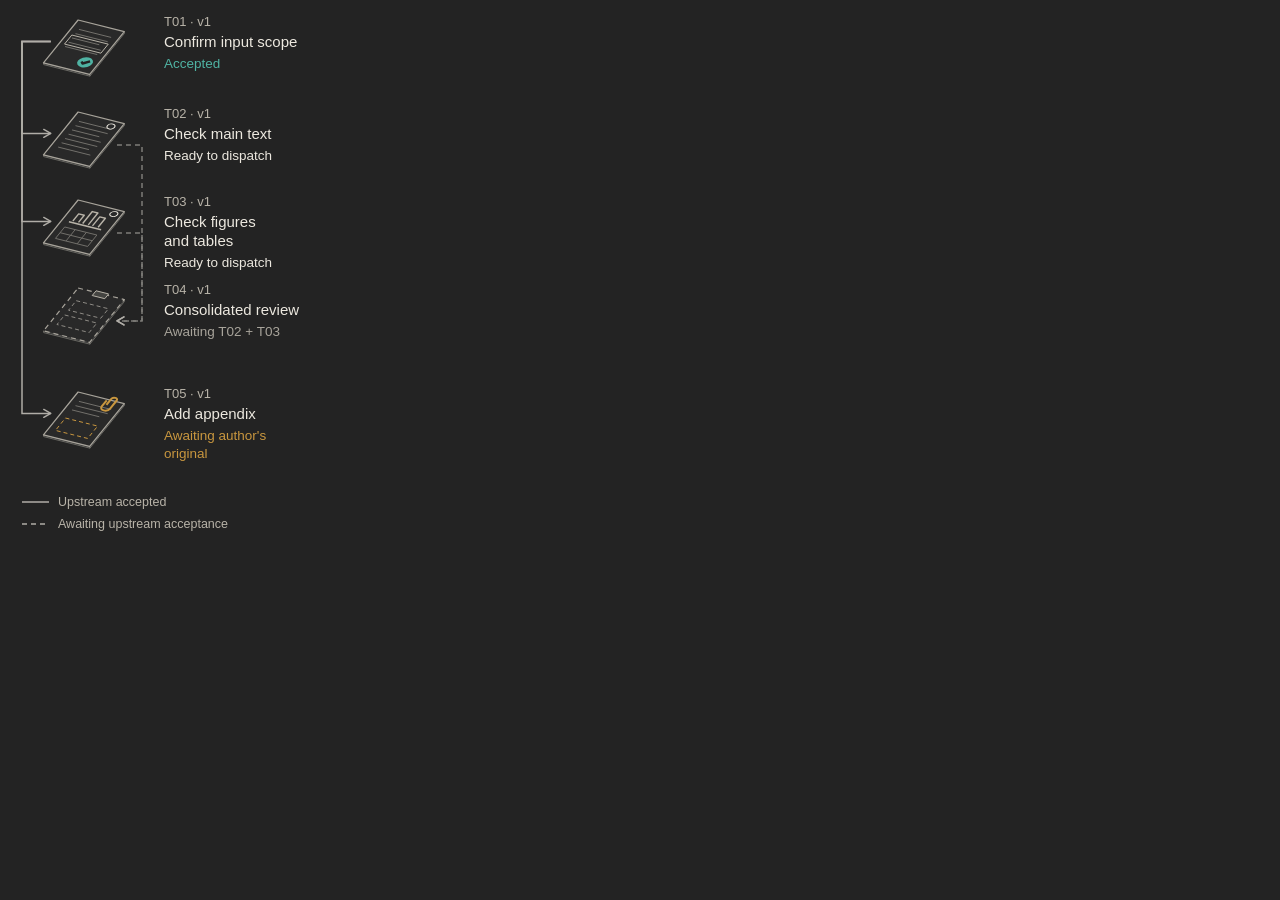
<file: assets/readme/source/flow-narrow-en.html>
<!doctype html><meta charset="utf-8"><style>html,body{margin:0;width:360px;height:548px;background:#232323;overflow:hidden}svg{display:block}</style><svg xmlns="http://www.w3.org/2000/svg" width="360" height="548" viewBox="0 0 360 548" role="img" aria-labelledby="title desc"><title id="title">SessionHelm — task dependencies</title><desc id="desc">T01 accepted. T02 and T03 ready. T04 awaits acceptance of T02 and T03. T05 awaits the author original. All tasks v1.</desc><style>text{font-family:"Segoe UI", "Noto Sans SC", "Microsoft YaHei",sans-serif}path{vector-effect:non-scaling-stroke}</style><path d="M0 0H360V548H0Z" fill="#232323"/><defs><marker id="arrow" orient="auto" markerUnits="userSpaceOnUse" refX="8" refY="5" markerWidth="10" markerHeight="10"><path d="M1 1L8 5 1 9" fill="none" stroke="#B0ADA7" stroke-width="1.4" stroke-linecap="round" stroke-linejoin="round"/></marker></defs><path data-from="T01" data-to="T02" data-upstream-accepted="true" d="M50.77499999999999 41.42H22V133.42H50.77499999999999" fill="none" stroke="#B0ADA7" stroke-width="1.5"  marker-end="url(#arrow)"/><path data-from="T01" data-to="T03" data-upstream-accepted="true" d="M50.77499999999999 41.42H22V221.42H50.77499999999999" fill="none" stroke="#B0ADA7" stroke-width="1.5"  marker-end="url(#arrow)"/><path data-from="T02" data-to="T04" data-upstream-accepted="false" d="M116.975 144.97H142V320.97H116.975" fill="none" stroke="#7E7C78" stroke-width="1.5" stroke-dasharray="5 4" marker-end="url(#arrow)"/><path data-from="T03" data-to="T04" data-upstream-accepted="false" d="M116.975 232.97H142V320.97H116.975" fill="none" stroke="#7E7C78" stroke-width="1.5" stroke-dasharray="5 4" marker-end="url(#arrow)"/><path data-from="T01" data-to="T05" data-upstream-accepted="true" d="M50.77499999999999 41.42H22V413.42H50.77499999999999" fill="none" stroke="#B0ADA7" stroke-width="1.5"  marker-end="url(#arrow)"/><g transform="matrix(0.7 0.175 -0.385 0.476 78.1 20)" stroke-linejoin="round"><path d="M0 90H66l2 3H2Z M66 0l2 3v90l-2-3Z" fill="#303031" stroke="#77756F" stroke-width=".8"/><path d="M0 0H66V90H0Z" fill="#292929" stroke="#A8A49B" stroke-width="1.2"/><path d="M10 16H56" stroke="#72706B" fill="none"/><path d="M10 25H56" stroke="#72706B" fill="none"/><path d="M10 34H49" stroke="#72706B" fill="none"/><path d="M10 43H56" stroke="#72706B" fill="none"/><path d="M10 52H56" stroke="#72706B" fill="none"/><path d="M7 29H59V48H7Z" fill="none" stroke="#B8B3A8"/><circle cx="49" cy="71" r="10" fill="#4FB3A3"/><path d="m44 71 3 3 7-7" fill="none" stroke="#232323" stroke-width="2.5"/></g><text x="164" y="26" font-size="13" fill="#B8B3A8" font-family="Consolas,monospace">T01 · v1</text><text x="164" y="47" font-size="15" fill="#ECE8DF" >Confirm input scope</text><text x="164" y="68" font-size="13.5" fill="#4FB3A3" >Accepted</text><g transform="matrix(0.7 0.175 -0.385 0.476 78.1 112)" stroke-linejoin="round"><path d="M0 90H66l2 3H2Z M66 0l2 3v90l-2-3Z" fill="#303031" stroke="#77756F" stroke-width=".8"/><path d="M0 0H66V90H0Z" fill="#292929" stroke="#A8A49B" stroke-width="1.2"/><path d="M10 16H56" stroke="#72706B" fill="none"/><path d="M10 25H56" stroke="#72706B" fill="none"/><path d="M10 34H49" stroke="#72706B" fill="none"/><path d="M10 43H56" stroke="#72706B" fill="none"/><path d="M10 52H56" stroke="#72706B" fill="none"/><path d="M10 61H49" stroke="#72706B" fill="none"/><path d="M10 70H56" stroke="#72706B" fill="none"/><circle cx="53" cy="11" r="5" fill="#292929" stroke="#ECE8DF" stroke-width="1.6"/></g><text x="164" y="118" font-size="13" fill="#B8B3A8" font-family="Consolas,monospace">T02 · v1</text><text x="164" y="139" font-size="15" fill="#ECE8DF" >Check main text</text><text x="164" y="160" font-size="13.5" fill="#ECE8DF" >Ready to dispatch</text><g transform="matrix(0.7 0.175 -0.385 0.476 78.1 200)" stroke-linejoin="round"><path d="M0 90H66l2 3H2Z M66 0l2 3v90l-2-3Z" fill="#303031" stroke="#77756F" stroke-width=".8"/><path d="M0 0H66V90H0Z" fill="#292929" stroke="#A8A49B" stroke-width="1.2"/><path d="M10 42H56 M14 39V24h8v15 M28 39V14h8v25 M42 39V20h8v19" fill="none" stroke="#B8B3A8" stroke-width="1.4"/><path d="M10 53H56V77H10Z M10 65H56 M25 53V77 M41 53V77" stroke="#72706B" fill="none"/><circle cx="56" cy="9" r="5" fill="#292929" stroke="#ECE8DF" stroke-width="1.6"/></g><text x="164" y="206" font-size="13" fill="#B8B3A8" font-family="Consolas,monospace">T03 · v1</text><text x="164" y="227" font-size="15" fill="#ECE8DF" >Check figures</text><text x="164" y="246" font-size="15" fill="#ECE8DF" >and tables</text><text x="164" y="267" font-size="13.5" fill="#ECE8DF" >Ready to dispatch</text><g transform="matrix(0.7 0.175 -0.385 0.476 78.1 288)" stroke-linejoin="round"><path d="M0 90H66l2 3H2Z M66 0l2 3v90l-2-3Z" fill="#303031" stroke="#77756F" stroke-width=".8"/><path d="M0 0H66V90H0Z" fill="#292929" stroke="#A8A49B" stroke-width="1.2" stroke-dasharray="5 4"/><path d="M24-3H42V7H24Z" fill="#444441" stroke="#B8B3A8"/><path d="M10 23H56V43H10Z M10 53H56V73H10Z" fill="none" stroke="#8E8B85" stroke-dasharray="4 3"/></g><text x="164" y="294" font-size="13" fill="#B8B3A8" font-family="Consolas,monospace">T04 · v1</text><text x="164" y="315" font-size="15" fill="#ECE8DF" >Consolidated review</text><text x="164" y="336" font-size="13.5" fill="#A8A49B" >Awaiting T02 + T03</text><g transform="matrix(0.7 0.175 -0.385 0.476 78.1 392)" stroke-linejoin="round"><path d="M0 90H66l2 3H2Z M66 0l2 3v90l-2-3Z" fill="#303031" stroke="#77756F" stroke-width=".8"/><path d="M0 0H66V90H0Z" fill="#292929" stroke="#A8A49B" stroke-width="1.2"/><path d="M10 16H56" stroke="#72706B" fill="none"/><path d="M10 25H56" stroke="#72706B" fill="none"/><path d="M10 34H49" stroke="#72706B" fill="none"/><path d="M46 10V-2a4 4 0 0 1 8 0v17a6 6 0 0 1-12 0V2" stroke="#C9973F" fill="none" stroke-width="2"/><path d="M10 51H56V77H10Z" stroke="#C9973F" fill="none" stroke-dasharray="4 3"/></g><text x="164" y="398" font-size="13" fill="#B8B3A8" font-family="Consolas,monospace">T05 · v1</text><text x="164" y="419" font-size="15" fill="#ECE8DF" >Add appendix</text><text x="164" y="440" font-size="13.5" fill="#C9973F" >Awaiting author&#x27;s</text><text x="164" y="458" font-size="13.5" fill="#C9973F" >original</text><path d="M22 502h27" fill="none" stroke="#B0ADA7" stroke-width="1.5" /><text x="58" y="506" font-size="12.5" fill="#B8B3A8" >Upstream accepted</text><path d="M22 524h27" fill="none" stroke="#B0ADA7" stroke-width="1.5" stroke-dasharray="5 4"/><text x="58" y="528" font-size="12.5" fill="#B8B3A8" >Awaiting upstream acceptance</text></svg>
</file>
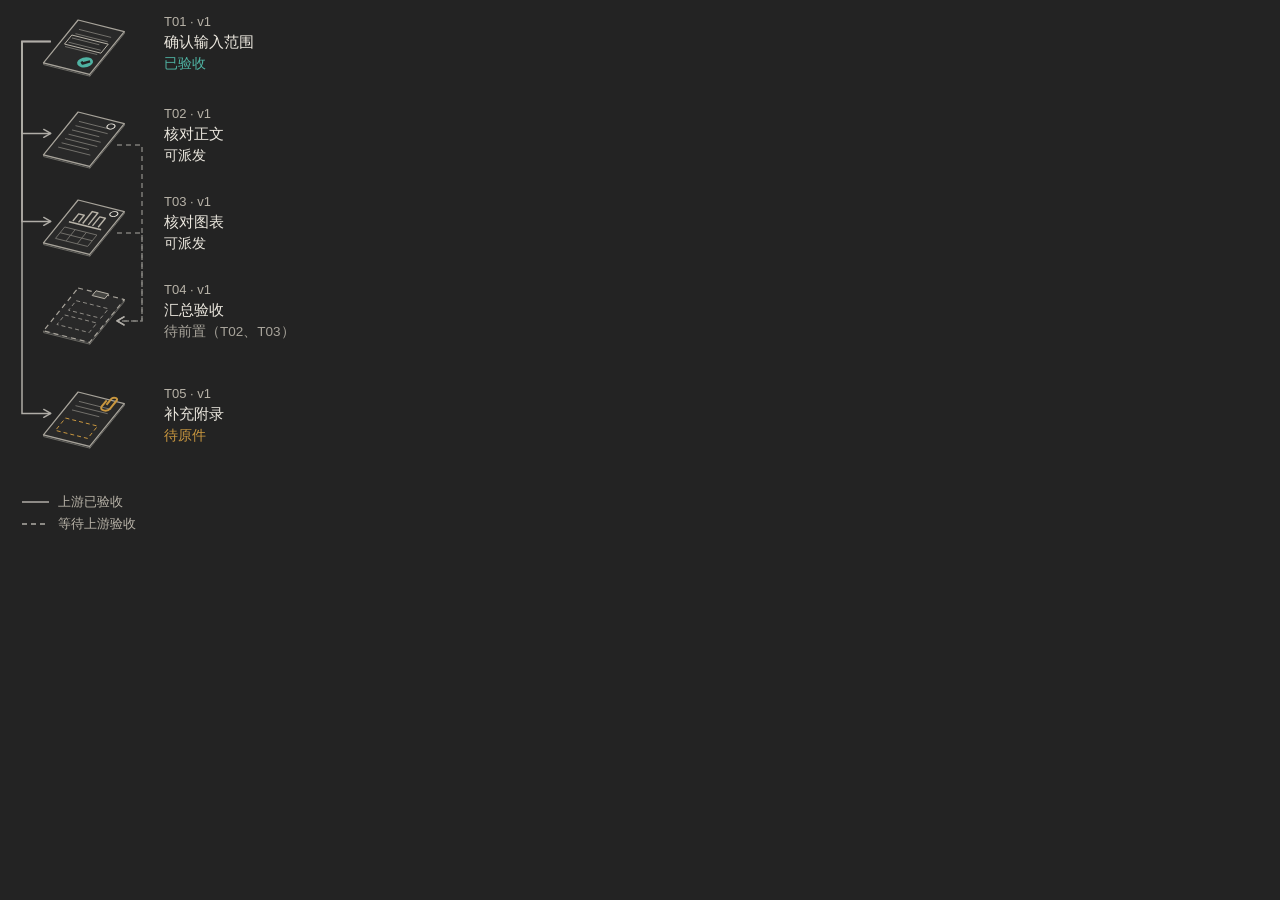
<file: assets/readme/source/flow-narrow-zh.html>
<!doctype html><meta charset="utf-8"><style>html,body{margin:0;width:360px;height:548px;background:#232323;overflow:hidden}svg{display:block}</style><svg xmlns="http://www.w3.org/2000/svg" width="360" height="548" viewBox="0 0 360 548" role="img" aria-labelledby="title desc"><title id="title">SessionHelm — task dependencies</title><desc id="desc">T01 accepted. T02 and T03 ready. T04 awaits acceptance of T02 and T03. T05 awaits the author original. All tasks v1.</desc><style>text{font-family:"Segoe UI", "Noto Sans SC", "Microsoft YaHei",sans-serif}path{vector-effect:non-scaling-stroke}</style><path d="M0 0H360V548H0Z" fill="#232323"/><defs><marker id="arrow" orient="auto" markerUnits="userSpaceOnUse" refX="8" refY="5" markerWidth="10" markerHeight="10"><path d="M1 1L8 5 1 9" fill="none" stroke="#B0ADA7" stroke-width="1.4" stroke-linecap="round" stroke-linejoin="round"/></marker></defs><path data-from="T01" data-to="T02" data-upstream-accepted="true" d="M50.77499999999999 41.42H22V133.42H50.77499999999999" fill="none" stroke="#B0ADA7" stroke-width="1.5"  marker-end="url(#arrow)"/><path data-from="T01" data-to="T03" data-upstream-accepted="true" d="M50.77499999999999 41.42H22V221.42H50.77499999999999" fill="none" stroke="#B0ADA7" stroke-width="1.5"  marker-end="url(#arrow)"/><path data-from="T02" data-to="T04" data-upstream-accepted="false" d="M116.975 144.97H142V320.97H116.975" fill="none" stroke="#7E7C78" stroke-width="1.5" stroke-dasharray="5 4" marker-end="url(#arrow)"/><path data-from="T03" data-to="T04" data-upstream-accepted="false" d="M116.975 232.97H142V320.97H116.975" fill="none" stroke="#7E7C78" stroke-width="1.5" stroke-dasharray="5 4" marker-end="url(#arrow)"/><path data-from="T01" data-to="T05" data-upstream-accepted="true" d="M50.77499999999999 41.42H22V413.42H50.77499999999999" fill="none" stroke="#B0ADA7" stroke-width="1.5"  marker-end="url(#arrow)"/><g transform="matrix(0.7 0.175 -0.385 0.476 78.1 20)" stroke-linejoin="round"><path d="M0 90H66l2 3H2Z M66 0l2 3v90l-2-3Z" fill="#303031" stroke="#77756F" stroke-width=".8"/><path d="M0 0H66V90H0Z" fill="#292929" stroke="#A8A49B" stroke-width="1.2"/><path d="M10 16H56" stroke="#72706B" fill="none"/><path d="M10 25H56" stroke="#72706B" fill="none"/><path d="M10 34H49" stroke="#72706B" fill="none"/><path d="M10 43H56" stroke="#72706B" fill="none"/><path d="M10 52H56" stroke="#72706B" fill="none"/><path d="M7 29H59V48H7Z" fill="none" stroke="#B8B3A8"/><circle cx="49" cy="71" r="10" fill="#4FB3A3"/><path d="m44 71 3 3 7-7" fill="none" stroke="#232323" stroke-width="2.5"/></g><text x="164" y="26" font-size="13" fill="#B8B3A8" font-family="Consolas,monospace">T01 · v1</text><text x="164" y="47" font-size="15" fill="#ECE8DF" >确认输入范围</text><text x="164" y="68" font-size="13.5" fill="#4FB3A3" >已验收</text><g transform="matrix(0.7 0.175 -0.385 0.476 78.1 112)" stroke-linejoin="round"><path d="M0 90H66l2 3H2Z M66 0l2 3v90l-2-3Z" fill="#303031" stroke="#77756F" stroke-width=".8"/><path d="M0 0H66V90H0Z" fill="#292929" stroke="#A8A49B" stroke-width="1.2"/><path d="M10 16H56" stroke="#72706B" fill="none"/><path d="M10 25H56" stroke="#72706B" fill="none"/><path d="M10 34H49" stroke="#72706B" fill="none"/><path d="M10 43H56" stroke="#72706B" fill="none"/><path d="M10 52H56" stroke="#72706B" fill="none"/><path d="M10 61H49" stroke="#72706B" fill="none"/><path d="M10 70H56" stroke="#72706B" fill="none"/><circle cx="53" cy="11" r="5" fill="#292929" stroke="#ECE8DF" stroke-width="1.6"/></g><text x="164" y="118" font-size="13" fill="#B8B3A8" font-family="Consolas,monospace">T02 · v1</text><text x="164" y="139" font-size="15" fill="#ECE8DF" >核对正文</text><text x="164" y="160" font-size="13.5" fill="#ECE8DF" >可派发</text><g transform="matrix(0.7 0.175 -0.385 0.476 78.1 200)" stroke-linejoin="round"><path d="M0 90H66l2 3H2Z M66 0l2 3v90l-2-3Z" fill="#303031" stroke="#77756F" stroke-width=".8"/><path d="M0 0H66V90H0Z" fill="#292929" stroke="#A8A49B" stroke-width="1.2"/><path d="M10 42H56 M14 39V24h8v15 M28 39V14h8v25 M42 39V20h8v19" fill="none" stroke="#B8B3A8" stroke-width="1.4"/><path d="M10 53H56V77H10Z M10 65H56 M25 53V77 M41 53V77" stroke="#72706B" fill="none"/><circle cx="56" cy="9" r="5" fill="#292929" stroke="#ECE8DF" stroke-width="1.6"/></g><text x="164" y="206" font-size="13" fill="#B8B3A8" font-family="Consolas,monospace">T03 · v1</text><text x="164" y="227" font-size="15" fill="#ECE8DF" >核对图表</text><text x="164" y="248" font-size="13.5" fill="#ECE8DF" >可派发</text><g transform="matrix(0.7 0.175 -0.385 0.476 78.1 288)" stroke-linejoin="round"><path d="M0 90H66l2 3H2Z M66 0l2 3v90l-2-3Z" fill="#303031" stroke="#77756F" stroke-width=".8"/><path d="M0 0H66V90H0Z" fill="#292929" stroke="#A8A49B" stroke-width="1.2" stroke-dasharray="5 4"/><path d="M24-3H42V7H24Z" fill="#444441" stroke="#B8B3A8"/><path d="M10 23H56V43H10Z M10 53H56V73H10Z" fill="none" stroke="#8E8B85" stroke-dasharray="4 3"/></g><text x="164" y="294" font-size="13" fill="#B8B3A8" font-family="Consolas,monospace">T04 · v1</text><text x="164" y="315" font-size="15" fill="#ECE8DF" >汇总验收</text><text x="164" y="336" font-size="13.5" fill="#A8A49B" >待前置（T02、T03）</text><g transform="matrix(0.7 0.175 -0.385 0.476 78.1 392)" stroke-linejoin="round"><path d="M0 90H66l2 3H2Z M66 0l2 3v90l-2-3Z" fill="#303031" stroke="#77756F" stroke-width=".8"/><path d="M0 0H66V90H0Z" fill="#292929" stroke="#A8A49B" stroke-width="1.2"/><path d="M10 16H56" stroke="#72706B" fill="none"/><path d="M10 25H56" stroke="#72706B" fill="none"/><path d="M10 34H49" stroke="#72706B" fill="none"/><path d="M46 10V-2a4 4 0 0 1 8 0v17a6 6 0 0 1-12 0V2" stroke="#C9973F" fill="none" stroke-width="2"/><path d="M10 51H56V77H10Z" stroke="#C9973F" fill="none" stroke-dasharray="4 3"/></g><text x="164" y="398" font-size="13" fill="#B8B3A8" font-family="Consolas,monospace">T05 · v1</text><text x="164" y="419" font-size="15" fill="#ECE8DF" >补充附录</text><text x="164" y="440" font-size="13.5" fill="#C9973F" >待原件</text><path d="M22 502h27" fill="none" stroke="#B0ADA7" stroke-width="1.5" /><text x="58" y="506" font-size="12.5" fill="#B8B3A8" >上游已验收</text><path d="M22 524h27" fill="none" stroke="#B0ADA7" stroke-width="1.5" stroke-dasharray="5 4"/><text x="58" y="528" font-size="12.5" fill="#B8B3A8" >等待上游验收</text></svg>
</file>
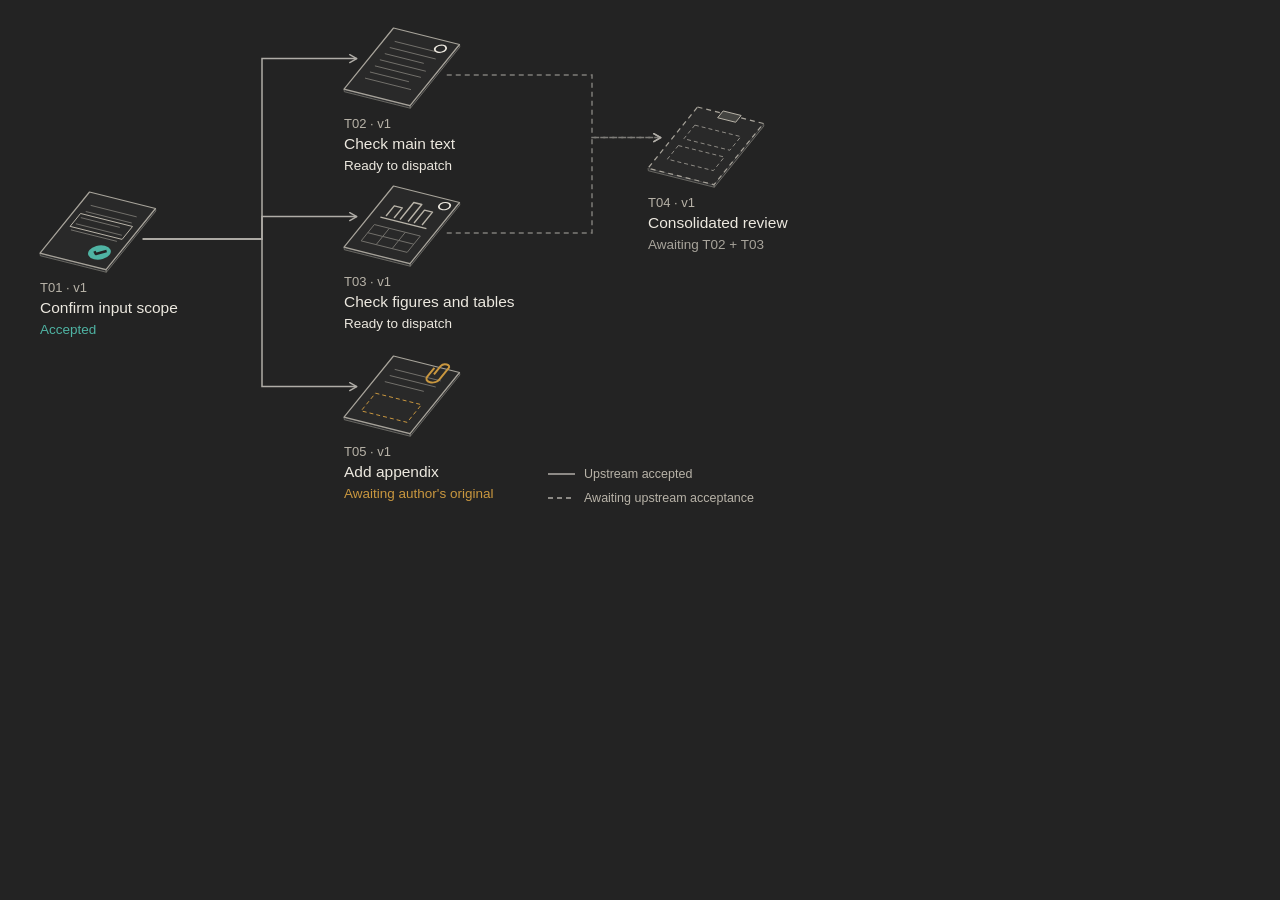
<file: assets/readme/source/flow-wide-en.html>
<!doctype html><meta charset="utf-8"><style>html,body{margin:0;width:880px;height:526px;background:#232323;overflow:hidden}svg{display:block}</style><svg xmlns="http://www.w3.org/2000/svg" width="880" height="526" viewBox="0 0 880 526" role="img" aria-labelledby="title desc"><title id="title">SessionHelm — task dependencies</title><desc id="desc">T01 accepted. T02 and T03 ready. T04 awaits acceptance of T02 and T03. T05 awaits the author original. All tasks v1.</desc><style>text{font-family:"Segoe UI", "Noto Sans SC", "Microsoft YaHei",sans-serif}path{vector-effect:non-scaling-stroke}</style><path d="M0 0H880V526H0Z" fill="#232323"/><defs><marker id="arrow" orient="auto" markerUnits="userSpaceOnUse" refX="8" refY="5" markerWidth="10" markerHeight="10"><path d="M1 1L8 5 1 9" fill="none" stroke="#B0ADA7" stroke-width="1.4" stroke-linecap="round" stroke-linejoin="round"/></marker></defs><path data-from="T01" data-to="T02" data-upstream-accepted="true" d="M142.75 239.1H262V58.6H356.75" fill="none" stroke="#B0ADA7" stroke-width="1.5"  marker-end="url(#arrow)"/><path data-from="T01" data-to="T03" data-upstream-accepted="true" d="M142.75 239.1H262V216.6H356.75" fill="none" stroke="#B0ADA7" stroke-width="1.5"  marker-end="url(#arrow)"/><path data-from="T02" data-to="T04" data-upstream-accepted="false" d="M446.75 75.1H592V137.6H660.75" fill="none" stroke="#7E7C78" stroke-width="1.5" stroke-dasharray="5 4" marker-end="url(#arrow)"/><path data-from="T03" data-to="T04" data-upstream-accepted="false" d="M446.75 233.1H592V137.6H660.75" fill="none" stroke="#7E7C78" stroke-width="1.5" stroke-dasharray="5 4" marker-end="url(#arrow)"/><path data-from="T01" data-to="T05" data-upstream-accepted="true" d="M142.75 239.1H262V386.6H356.75" fill="none" stroke="#B0ADA7" stroke-width="1.5"  marker-end="url(#arrow)"/><g transform="matrix(1.0 0.25 -0.55 0.68 89.5 192)" stroke-linejoin="round"><path d="M0 90H66l2 3H2Z M66 0l2 3v90l-2-3Z" fill="#303031" stroke="#77756F" stroke-width=".8"/><path d="M0 0H66V90H0Z" fill="#292929" stroke="#A8A49B" stroke-width="1.2"/><path d="M10 16H56" stroke="#72706B" fill="none"/><path d="M10 25H56" stroke="#72706B" fill="none"/><path d="M10 34H49" stroke="#72706B" fill="none"/><path d="M10 43H56" stroke="#72706B" fill="none"/><path d="M10 52H56" stroke="#72706B" fill="none"/><path d="M7 29H59V48H7Z" fill="none" stroke="#B8B3A8"/><circle cx="49" cy="71" r="10" fill="#4FB3A3"/><path d="m44 71 3 3 7-7" fill="none" stroke="#232323" stroke-width="2.5"/></g><text x="40.0" y="292" font-size="13" fill="#B8B3A8" font-family="Consolas,monospace">T01 · v1</text><text x="40.0" y="313" font-size="15.5" fill="#ECE8DF" >Confirm input scope</text><text x="40.0" y="334" font-size="13.5" fill="#4FB3A3" >Accepted</text><g transform="matrix(1.0 0.25 -0.55 0.68 393.5 28)" stroke-linejoin="round"><path d="M0 90H66l2 3H2Z M66 0l2 3v90l-2-3Z" fill="#303031" stroke="#77756F" stroke-width=".8"/><path d="M0 0H66V90H0Z" fill="#292929" stroke="#A8A49B" stroke-width="1.2"/><path d="M10 16H56" stroke="#72706B" fill="none"/><path d="M10 25H56" stroke="#72706B" fill="none"/><path d="M10 34H49" stroke="#72706B" fill="none"/><path d="M10 43H56" stroke="#72706B" fill="none"/><path d="M10 52H56" stroke="#72706B" fill="none"/><path d="M10 61H49" stroke="#72706B" fill="none"/><path d="M10 70H56" stroke="#72706B" fill="none"/><circle cx="53" cy="11" r="5" fill="#292929" stroke="#ECE8DF" stroke-width="1.6"/></g><text x="344.0" y="128" font-size="13" fill="#B8B3A8" font-family="Consolas,monospace">T02 · v1</text><text x="344.0" y="149" font-size="15.5" fill="#ECE8DF" >Check main text</text><text x="344.0" y="170" font-size="13.5" fill="#ECE8DF" >Ready to dispatch</text><g transform="matrix(1.0 0.25 -0.55 0.68 393.5 186)" stroke-linejoin="round"><path d="M0 90H66l2 3H2Z M66 0l2 3v90l-2-3Z" fill="#303031" stroke="#77756F" stroke-width=".8"/><path d="M0 0H66V90H0Z" fill="#292929" stroke="#A8A49B" stroke-width="1.2"/><path d="M10 42H56 M14 39V24h8v15 M28 39V14h8v25 M42 39V20h8v19" fill="none" stroke="#B8B3A8" stroke-width="1.4"/><path d="M10 53H56V77H10Z M10 65H56 M25 53V77 M41 53V77" stroke="#72706B" fill="none"/><circle cx="56" cy="9" r="5" fill="#292929" stroke="#ECE8DF" stroke-width="1.6"/></g><text x="344.0" y="286" font-size="13" fill="#B8B3A8" font-family="Consolas,monospace">T03 · v1</text><text x="344.0" y="307" font-size="15.5" fill="#ECE8DF" >Check figures and tables</text><text x="344.0" y="328" font-size="13.5" fill="#ECE8DF" >Ready to dispatch</text><g transform="matrix(1.0 0.25 -0.55 0.68 697.5 107)" stroke-linejoin="round"><path d="M0 90H66l2 3H2Z M66 0l2 3v90l-2-3Z" fill="#303031" stroke="#77756F" stroke-width=".8"/><path d="M0 0H66V90H0Z" fill="#292929" stroke="#A8A49B" stroke-width="1.2" stroke-dasharray="5 4"/><path d="M24-3H42V7H24Z" fill="#444441" stroke="#B8B3A8"/><path d="M10 23H56V43H10Z M10 53H56V73H10Z" fill="none" stroke="#8E8B85" stroke-dasharray="4 3"/></g><text x="648.0" y="207" font-size="13" fill="#B8B3A8" font-family="Consolas,monospace">T04 · v1</text><text x="648.0" y="228" font-size="15.5" fill="#ECE8DF" >Consolidated review</text><text x="648.0" y="249" font-size="13.5" fill="#A8A49B" >Awaiting T02 + T03</text><g transform="matrix(1.0 0.25 -0.55 0.68 393.5 356)" stroke-linejoin="round"><path d="M0 90H66l2 3H2Z M66 0l2 3v90l-2-3Z" fill="#303031" stroke="#77756F" stroke-width=".8"/><path d="M0 0H66V90H0Z" fill="#292929" stroke="#A8A49B" stroke-width="1.2"/><path d="M10 16H56" stroke="#72706B" fill="none"/><path d="M10 25H56" stroke="#72706B" fill="none"/><path d="M10 34H49" stroke="#72706B" fill="none"/><path d="M46 10V-2a4 4 0 0 1 8 0v17a6 6 0 0 1-12 0V2" stroke="#C9973F" fill="none" stroke-width="2"/><path d="M10 51H56V77H10Z" stroke="#C9973F" fill="none" stroke-dasharray="4 3"/></g><text x="344.0" y="456" font-size="13" fill="#B8B3A8" font-family="Consolas,monospace">T05 · v1</text><text x="344.0" y="477" font-size="15.5" fill="#ECE8DF" >Add appendix</text><text x="344.0" y="498" font-size="13.5" fill="#C9973F" >Awaiting author&#x27;s original</text><path d="M548 474h27" fill="none" stroke="#B0ADA7" stroke-width="1.5" /><text x="584" y="478" font-size="12.5" fill="#B8B3A8" >Upstream accepted</text><path d="M548 498h27" fill="none" stroke="#B0ADA7" stroke-width="1.5" stroke-dasharray="5 4"/><text x="584" y="502" font-size="12.5" fill="#B8B3A8" >Awaiting upstream acceptance</text></svg>
</file>
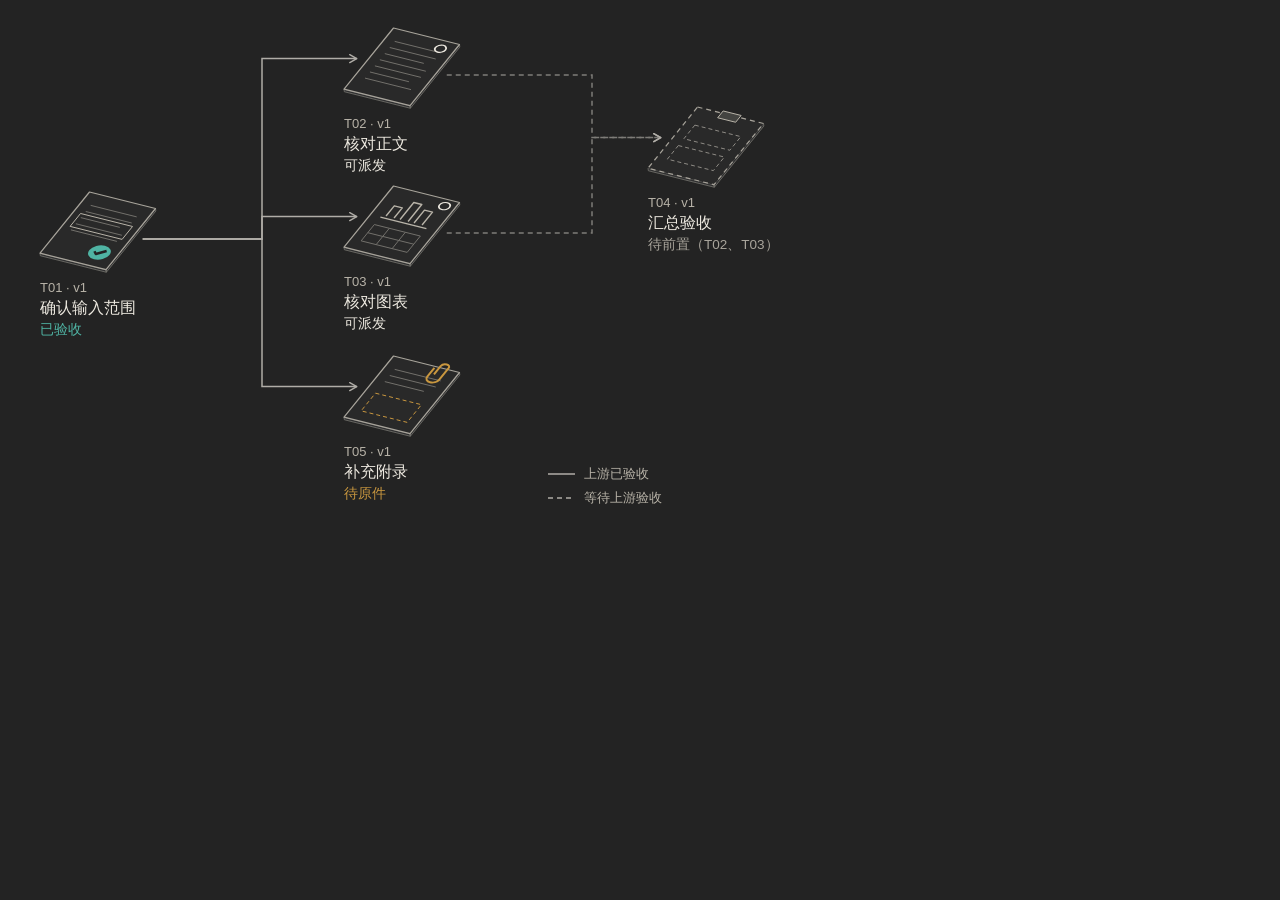
<file: assets/readme/source/flow-wide-zh.html>
<!doctype html><meta charset="utf-8"><style>html,body{margin:0;width:880px;height:526px;background:#232323;overflow:hidden}svg{display:block}</style><svg xmlns="http://www.w3.org/2000/svg" width="880" height="526" viewBox="0 0 880 526" role="img" aria-labelledby="title desc"><title id="title">SessionHelm — task dependencies</title><desc id="desc">T01 accepted. T02 and T03 ready. T04 awaits acceptance of T02 and T03. T05 awaits the author original. All tasks v1.</desc><style>text{font-family:"Segoe UI", "Noto Sans SC", "Microsoft YaHei",sans-serif}path{vector-effect:non-scaling-stroke}</style><path d="M0 0H880V526H0Z" fill="#232323"/><defs><marker id="arrow" orient="auto" markerUnits="userSpaceOnUse" refX="8" refY="5" markerWidth="10" markerHeight="10"><path d="M1 1L8 5 1 9" fill="none" stroke="#B0ADA7" stroke-width="1.4" stroke-linecap="round" stroke-linejoin="round"/></marker></defs><path data-from="T01" data-to="T02" data-upstream-accepted="true" d="M142.75 239.1H262V58.6H356.75" fill="none" stroke="#B0ADA7" stroke-width="1.5"  marker-end="url(#arrow)"/><path data-from="T01" data-to="T03" data-upstream-accepted="true" d="M142.75 239.1H262V216.6H356.75" fill="none" stroke="#B0ADA7" stroke-width="1.5"  marker-end="url(#arrow)"/><path data-from="T02" data-to="T04" data-upstream-accepted="false" d="M446.75 75.1H592V137.6H660.75" fill="none" stroke="#7E7C78" stroke-width="1.5" stroke-dasharray="5 4" marker-end="url(#arrow)"/><path data-from="T03" data-to="T04" data-upstream-accepted="false" d="M446.75 233.1H592V137.6H660.75" fill="none" stroke="#7E7C78" stroke-width="1.5" stroke-dasharray="5 4" marker-end="url(#arrow)"/><path data-from="T01" data-to="T05" data-upstream-accepted="true" d="M142.75 239.1H262V386.6H356.75" fill="none" stroke="#B0ADA7" stroke-width="1.5"  marker-end="url(#arrow)"/><g transform="matrix(1.0 0.25 -0.55 0.68 89.5 192)" stroke-linejoin="round"><path d="M0 90H66l2 3H2Z M66 0l2 3v90l-2-3Z" fill="#303031" stroke="#77756F" stroke-width=".8"/><path d="M0 0H66V90H0Z" fill="#292929" stroke="#A8A49B" stroke-width="1.2"/><path d="M10 16H56" stroke="#72706B" fill="none"/><path d="M10 25H56" stroke="#72706B" fill="none"/><path d="M10 34H49" stroke="#72706B" fill="none"/><path d="M10 43H56" stroke="#72706B" fill="none"/><path d="M10 52H56" stroke="#72706B" fill="none"/><path d="M7 29H59V48H7Z" fill="none" stroke="#B8B3A8"/><circle cx="49" cy="71" r="10" fill="#4FB3A3"/><path d="m44 71 3 3 7-7" fill="none" stroke="#232323" stroke-width="2.5"/></g><text x="40.0" y="292" font-size="13" fill="#B8B3A8" font-family="Consolas,monospace">T01 · v1</text><text x="40.0" y="313" font-size="15.5" fill="#ECE8DF" >确认输入范围</text><text x="40.0" y="334" font-size="13.5" fill="#4FB3A3" >已验收</text><g transform="matrix(1.0 0.25 -0.55 0.68 393.5 28)" stroke-linejoin="round"><path d="M0 90H66l2 3H2Z M66 0l2 3v90l-2-3Z" fill="#303031" stroke="#77756F" stroke-width=".8"/><path d="M0 0H66V90H0Z" fill="#292929" stroke="#A8A49B" stroke-width="1.2"/><path d="M10 16H56" stroke="#72706B" fill="none"/><path d="M10 25H56" stroke="#72706B" fill="none"/><path d="M10 34H49" stroke="#72706B" fill="none"/><path d="M10 43H56" stroke="#72706B" fill="none"/><path d="M10 52H56" stroke="#72706B" fill="none"/><path d="M10 61H49" stroke="#72706B" fill="none"/><path d="M10 70H56" stroke="#72706B" fill="none"/><circle cx="53" cy="11" r="5" fill="#292929" stroke="#ECE8DF" stroke-width="1.6"/></g><text x="344.0" y="128" font-size="13" fill="#B8B3A8" font-family="Consolas,monospace">T02 · v1</text><text x="344.0" y="149" font-size="15.5" fill="#ECE8DF" >核对正文</text><text x="344.0" y="170" font-size="13.5" fill="#ECE8DF" >可派发</text><g transform="matrix(1.0 0.25 -0.55 0.68 393.5 186)" stroke-linejoin="round"><path d="M0 90H66l2 3H2Z M66 0l2 3v90l-2-3Z" fill="#303031" stroke="#77756F" stroke-width=".8"/><path d="M0 0H66V90H0Z" fill="#292929" stroke="#A8A49B" stroke-width="1.2"/><path d="M10 42H56 M14 39V24h8v15 M28 39V14h8v25 M42 39V20h8v19" fill="none" stroke="#B8B3A8" stroke-width="1.4"/><path d="M10 53H56V77H10Z M10 65H56 M25 53V77 M41 53V77" stroke="#72706B" fill="none"/><circle cx="56" cy="9" r="5" fill="#292929" stroke="#ECE8DF" stroke-width="1.6"/></g><text x="344.0" y="286" font-size="13" fill="#B8B3A8" font-family="Consolas,monospace">T03 · v1</text><text x="344.0" y="307" font-size="15.5" fill="#ECE8DF" >核对图表</text><text x="344.0" y="328" font-size="13.5" fill="#ECE8DF" >可派发</text><g transform="matrix(1.0 0.25 -0.55 0.68 697.5 107)" stroke-linejoin="round"><path d="M0 90H66l2 3H2Z M66 0l2 3v90l-2-3Z" fill="#303031" stroke="#77756F" stroke-width=".8"/><path d="M0 0H66V90H0Z" fill="#292929" stroke="#A8A49B" stroke-width="1.2" stroke-dasharray="5 4"/><path d="M24-3H42V7H24Z" fill="#444441" stroke="#B8B3A8"/><path d="M10 23H56V43H10Z M10 53H56V73H10Z" fill="none" stroke="#8E8B85" stroke-dasharray="4 3"/></g><text x="648.0" y="207" font-size="13" fill="#B8B3A8" font-family="Consolas,monospace">T04 · v1</text><text x="648.0" y="228" font-size="15.5" fill="#ECE8DF" >汇总验收</text><text x="648.0" y="249" font-size="13.5" fill="#A8A49B" >待前置（T02、T03）</text><g transform="matrix(1.0 0.25 -0.55 0.68 393.5 356)" stroke-linejoin="round"><path d="M0 90H66l2 3H2Z M66 0l2 3v90l-2-3Z" fill="#303031" stroke="#77756F" stroke-width=".8"/><path d="M0 0H66V90H0Z" fill="#292929" stroke="#A8A49B" stroke-width="1.2"/><path d="M10 16H56" stroke="#72706B" fill="none"/><path d="M10 25H56" stroke="#72706B" fill="none"/><path d="M10 34H49" stroke="#72706B" fill="none"/><path d="M46 10V-2a4 4 0 0 1 8 0v17a6 6 0 0 1-12 0V2" stroke="#C9973F" fill="none" stroke-width="2"/><path d="M10 51H56V77H10Z" stroke="#C9973F" fill="none" stroke-dasharray="4 3"/></g><text x="344.0" y="456" font-size="13" fill="#B8B3A8" font-family="Consolas,monospace">T05 · v1</text><text x="344.0" y="477" font-size="15.5" fill="#ECE8DF" >补充附录</text><text x="344.0" y="498" font-size="13.5" fill="#C9973F" >待原件</text><path d="M548 474h27" fill="none" stroke="#B0ADA7" stroke-width="1.5" /><text x="584" y="478" font-size="12.5" fill="#B8B3A8" >上游已验收</text><path d="M548 498h27" fill="none" stroke="#B0ADA7" stroke-width="1.5" stroke-dasharray="5 4"/><text x="584" y="502" font-size="12.5" fill="#B8B3A8" >等待上游验收</text></svg>
</file>
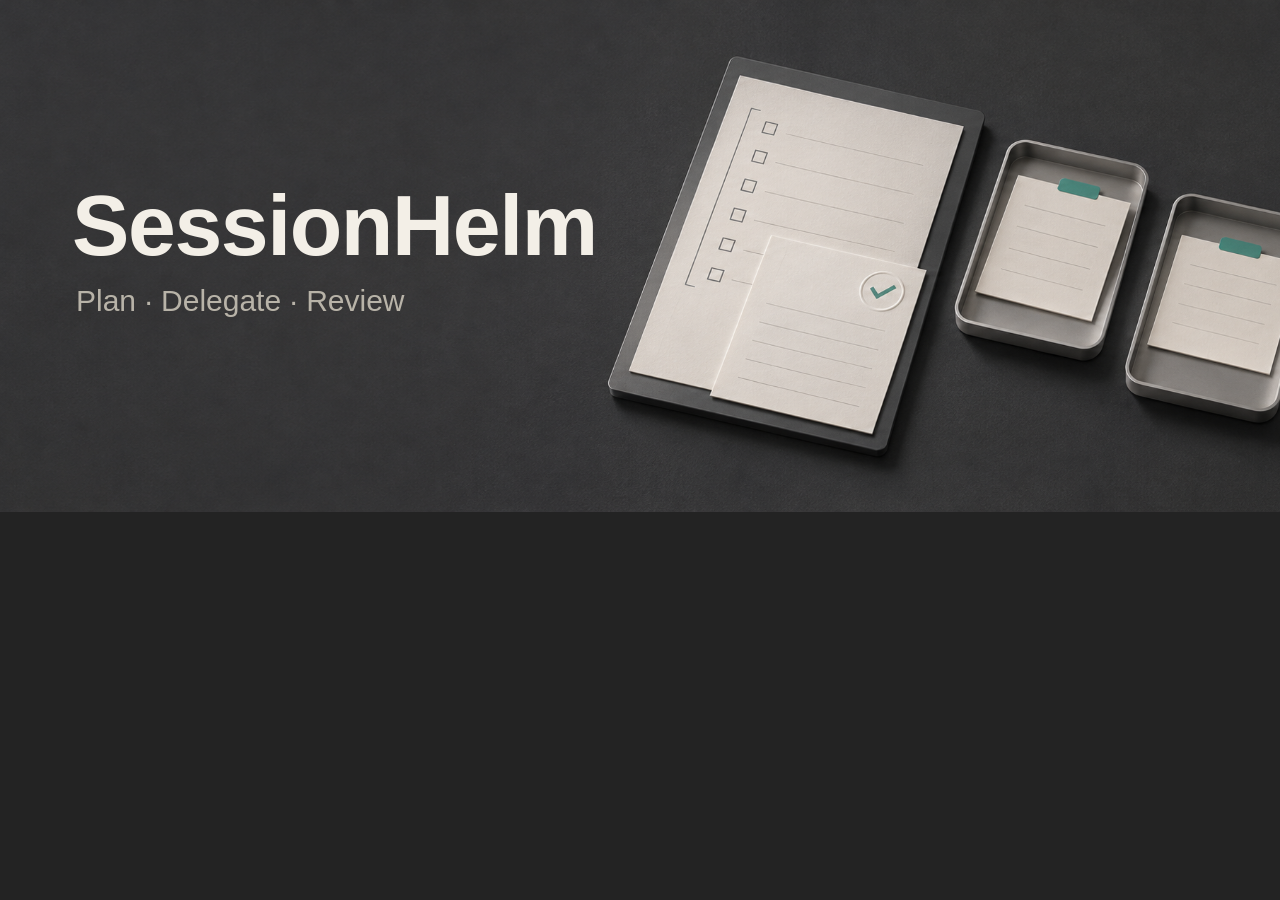
<file: assets/readme/source/hero-en.html>
<!doctype html><meta charset="utf-8"><style>html,body{margin:0;width:1536px;height:512px;overflow:hidden;background:#232323}svg{display:block}</style><svg xmlns="http://www.w3.org/2000/svg" width="1536" height="512" viewBox="0 0 1536 512" role="img" aria-label="SessionHelm — Plan · Delegate · Review">
<style>text{font-family:"Segoe UI Variable Display","Segoe UI","Noto Sans SC","Microsoft YaHei",sans-serif}</style>
<image href="hero-plate.png" width="1536" height="512" preserveAspectRatio="xMidYMid slice"/>

<text x="72" y="255" font-size="86" fill="#F3EFE7" font-weight="600" letter-spacing="-1.4">SessionHelm</text>
<text x="76" y="311" font-size="30" fill="#B8B3A8" >Plan · Delegate · Review</text>
</svg>
</file>
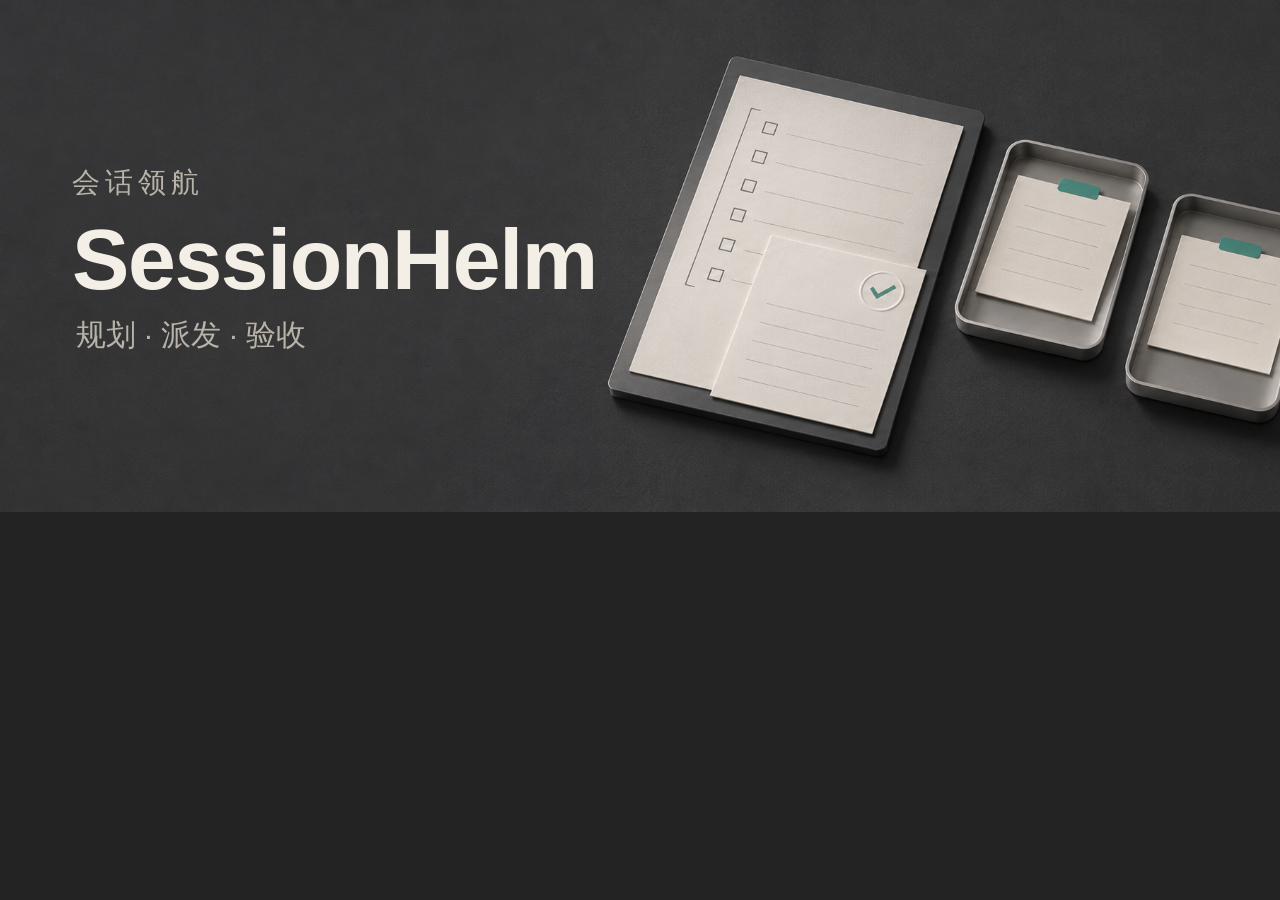
<file: assets/readme/source/hero-zh.html>
<!doctype html><meta charset="utf-8"><style>html,body{margin:0;width:1536px;height:512px;overflow:hidden;background:#232323}svg{display:block}</style><svg xmlns="http://www.w3.org/2000/svg" width="1536" height="512" viewBox="0 0 1536 512" role="img" aria-label="SessionHelm — 规划 · 派发 · 验收">
<style>text{font-family:"Segoe UI Variable Display","Segoe UI","Noto Sans SC","Microsoft YaHei",sans-serif}</style>
<image href="hero-plate.png" width="1536" height="512" preserveAspectRatio="xMidYMid slice"/>
<text x="72" y="192" font-size="28" fill="#B8B3A8" letter-spacing="5">会话领航</text>
<text x="72" y="289" font-size="86" fill="#F3EFE7" font-weight="600" letter-spacing="-1.4">SessionHelm</text>
<text x="76" y="345" font-size="30" fill="#B8B3A8" >规划 · 派发 · 验收</text>
</svg>
</file>
